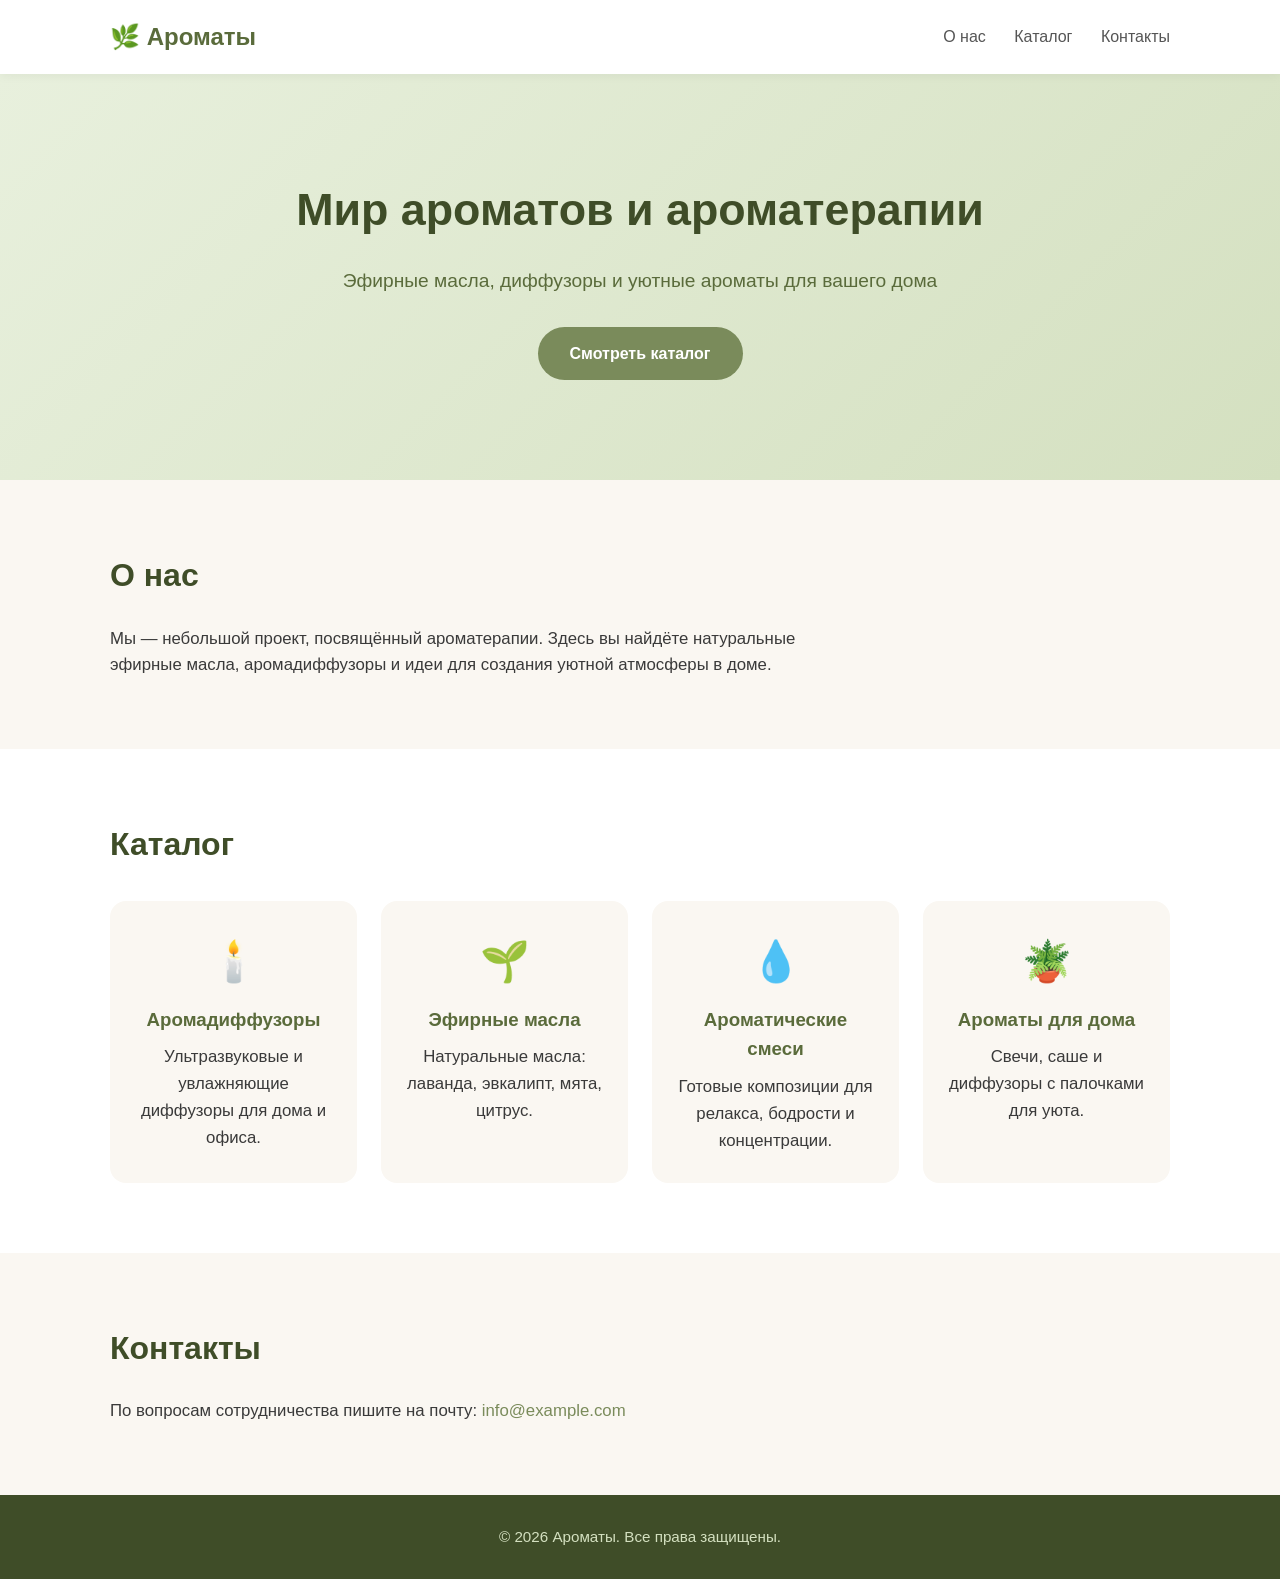
<file: index.html>
<!DOCTYPE html>
<html lang="ru">
<head>
  <meta charset="UTF-8">
  <meta name="viewport" content="width=device-width, initial-scale=1.0">
  <title>Ароматы и ароматерапия — Диффузоры и эфирные масла</title>
  <meta name="description" content="Всё об ароматерапии: эфирные масла, диффузоры, ароматы для дома и хорошего настроения.">
  <link rel="stylesheet" href="style.css">
  <link rel="icon" type="image/svg+xml" href="favicon.svg">
</head>
<body>
  <header class="header">
    <div class="container header-inner">
      <a href="#" class="logo">🌿 Ароматы</a>
      <nav>
        <a href="#about">О нас</a>
        <a href="#catalog">Каталог</a>
        <a href="#contact">Контакты</a>
      </nav>
    </div>
  </header>

  <section class="hero">
    <div class="container">
      <h1>Мир ароматов и ароматерапии</h1>
      <p>Эфирные масла, диффузоры и уютные ароматы для вашего дома</p>
      <a href="#catalog" class="btn">Смотреть каталог</a>
    </div>
  </section>

  <section id="about" class="section">
    <div class="container">
      <h2>О нас</h2>
      <p>Мы — небольшой проект, посвящённый ароматерапии. Здесь вы найдёте натуральные эфирные масла, аромадиффузоры и идеи для создания уютной атмосферы в доме.</p>
    </div>
  </section>

  <section id="catalog" class="section section-alt">
    <div class="container">
      <h2>Каталог</h2>
      <div class="grid">
        <div class="card">
          <div class="card-icon">🕯️</div>
          <h3>Аромадиффузоры</h3>
          <p>Ультразвуковые и увлажняющие диффузоры для дома и офиса.</p>
        </div>
        <div class="card">
          <div class="card-icon">🌱</div>
          <h3>Эфирные масла</h3>
          <p>Натуральные масла: лаванда, эвкалипт, мята, цитрус.</p>
        </div>
        <div class="card">
          <div class="card-icon">💧</div>
          <h3>Ароматические смеси</h3>
          <p>Готовые композиции для релакса, бодрости и концентрации.</p>
        </div>
        <div class="card">
          <div class="card-icon">🪴</div>
          <h3>Ароматы для дома</h3>
          <p>Свечи, саше и диффузоры с палочками для уюта.</p>
        </div>
      </div>
    </div>
  </section>

  <section id="contact" class="section">
    <div class="container">
      <h2>Контакты</h2>
      <p>По вопросам сотрудничества пишите на почту: <a href="mailto:info@example.com">info@example.com</a></p>
    </div>
  </section>

  <footer class="footer">
    <div class="container">
      <p>© <span id="year"></span> Ароматы. Все права защищены.</p>
    </div>
  </footer>

  <script src="script.js"></script>
</body>
</html>
</file>
<file: style.css>
* { margin: 0; padding: 0; box-sizing: border-box; }

body {
  font-family: 'Segoe UI', Tahoma, sans-serif;
  color: #3a3a3a;
  line-height: 1.6;
  background: #faf7f2;
}

.container {
  max-width: 1100px;
  margin: 0 auto;
  padding: 0 20px;
}

a { color: #7a8b5b; text-decoration: none; }
a:hover { text-decoration: underline; }

/* Header */
.header {
  background: #fff;
  box-shadow: 0 2px 10px rgba(0,0,0,0.05);
  position: sticky;
  top: 0;
  z-index: 100;
}
.header-inner {
  display: flex;
  justify-content: space-between;
  align-items: center;
  padding: 18px 20px;
}
.logo {
  font-size: 1.5rem;
  font-weight: bold;
  color: #5a6b3b;
}
.header nav a {
  margin-left: 24px;
  color: #555;
  font-weight: 500;
}

/* Hero */
.hero {
  background: linear-gradient(135deg, #e8f0dd 0%, #d4e0c0 100%);
  padding: 100px 20px;
  text-align: center;
}
.hero h1 {
  font-size: 2.8rem;
  color: #3f4d28;
  margin-bottom: 20px;
}
.hero p {
  font-size: 1.2rem;
  color: #5a6b3b;
  margin-bottom: 30px;
}
.btn {
  display: inline-block;
  background: #7a8b5b;
  color: #fff;
  padding: 14px 32px;
  border-radius: 30px;
  font-weight: 600;
  transition: background 0.3s;
}
.btn:hover {
  background: #5a6b3b;
  text-decoration: none;
}

/* Sections */
.section {
  padding: 70px 20px;
}
.section-alt {
  background: #fff;
}
.section h2 {
  font-size: 2rem;
  margin-bottom: 24px;
  color: #3f4d28;
}
.section p {
  max-width: 700px;
  font-size: 1.05rem;
}

/* Grid */
.grid {
  display: grid;
  grid-template-columns: repeat(auto-fit, minmax(230px, 1fr));
  gap: 24px;
  margin-top: 30px;
}
.card {
  background: #faf7f2;
  border-radius: 16px;
  padding: 28px 22px;
  text-align: center;
  transition: transform 0.3s, box-shadow 0.3s;
}
.card:hover {
  transform: translateY(-6px);
  box-shadow: 0 10px 25px rgba(0,0,0,0.08);
}
.card-icon {
  font-size: 2.5rem;
  margin-bottom: 12px;
}
.card h3 {
  color: #5a6b3b;
  margin-bottom: 10px;
}

/* Footer */
.footer {
  background: #3f4d28;
  color: #d4e0c0;
  text-align: center;
  padding: 30px 20px;
  font-size: 0.95rem;
}

@media (max-width: 600px) {
  .hero h1 { font-size: 2rem; }
  .header nav a { margin-left: 14px; font-size: 0.9rem; }
}
</file>
